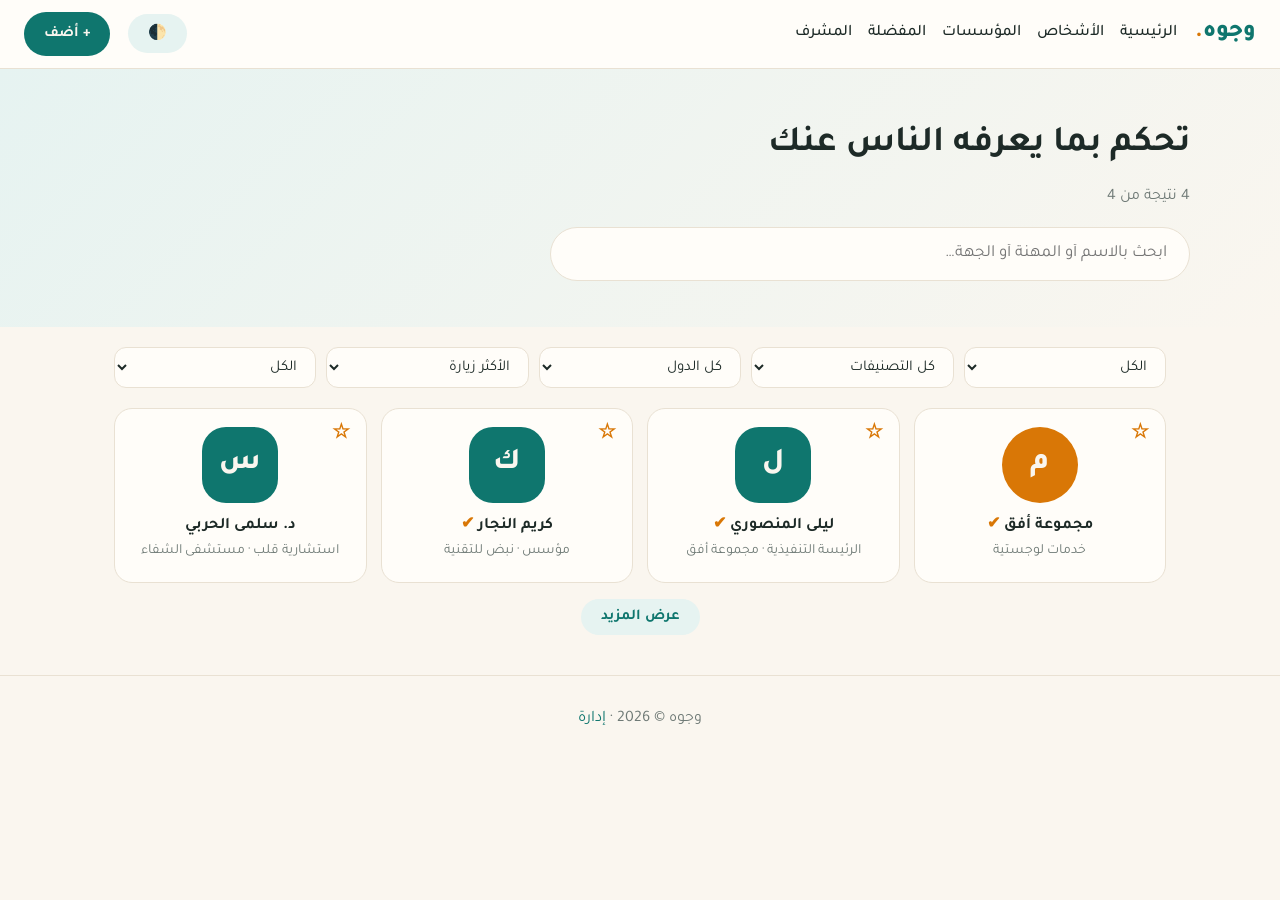
<file: index.html>
<!DOCTYPE html>
<html lang="ar" dir="rtl"><head><meta charset="utf-8">
<meta name="viewport" content="width=device-width,initial-scale=1">
<title>وجوه | دليل الشخصيات والمؤسسات</title>
<link href="https://fonts.googleapis.com/css2?family=Tajawal:wght@400;500;700;800&display=swap" rel="stylesheet">
<link rel="stylesheet" href="style.css"></head>
<body>
<div class="hero"><div class="wrap"><h1>تحكم بما يعرفه الناس عنك</h1><p id="cnt"></p>
<input id="q" placeholder="ابحث بالاسم أو المهنة أو الجهة…" oninput="reset()"></div></div>
<div class="wrap">
<div class="bar">
<select id="type" onchange="reset()"><option value="">الكل</option><option value="p">الأشخاص</option><option value="c">المؤسسات</option></select>
<select id="cat" onchange="reset()"></select>
<select id="country" onchange="reset()"></select>
<select id="sort" onchange="reset()"><option value="views">الأكثر زيارة</option><option value="new">الأحدث</option><option value="name">الاسم</option></select>
<select id="ver" onchange="reset()"><option value="">الكل</option><option value="1">الموثقون فقط</option></select>
</div>
<div class="grid" id="all"></div>
<p style="text-align:center"><button id="more" class="g" onclick="PAGE++;draw()">عرض المزيد</button></p>
</div>
<script src="app.js"></script>
<script>
var PAGE=1,SIZE=12,P=load(),$=function(i){return document.getElementById(i)},U=new URLSearchParams(location.search);
$("cat").innerHTML='<option value="">كل التصنيفات</option>'+CATS.map(function(c){return "<option>"+c+"</option>"}).join("");
var cs=[];P.forEach(function(p){if(p.country&&cs.indexOf(p.country)<0)cs.push(p.country)});
$("country").innerHTML='<option value="">كل الدول</option>'+cs.map(function(c){return "<option>"+esc(c)+"</option>"}).join("");
if(U.get("type"))$("type").value=U.get("type");
function reset(){PAGE=1;draw()}
function draw(){
 var q=$("q").value.trim().toLowerCase(),t=$("type").value,c=$("cat").value,k=$("country").value,v=$("ver").value,f=favs(),onlyFav=U.get("fav")=="1";
 var L=P.filter(function(p){return (!t||p.type==t)&&(!c||p.cat==c)&&(!k||p.country==k)&&(!v||p.verified)&&(!onlyFav||f.indexOf(p.id)>-1)&&(!q||[p.name,p.en,p.job,p.org,p.bio].join(" ").toLowerCase().indexOf(q)>-1)});
 var s=$("sort").value;
 L.sort(function(a,b){return s=="name"?a.name.localeCompare(b.name,"ar"):s=="new"?(b.created||0)-(a.created||0):(b.views||0)-(a.views||0)});
 $("cnt").textContent=(onlyFav?"مفضلتك: ":"")+L.length+" نتيجة من "+P.length;
 $("all").innerHTML=L.slice(0,PAGE*SIZE).map(card).join("")||'<p class="m">لا نتائج.</p>';
 $("more").hidden=L.length<=PAGE*SIZE;
}
draw();
</script></body></html>
</file>
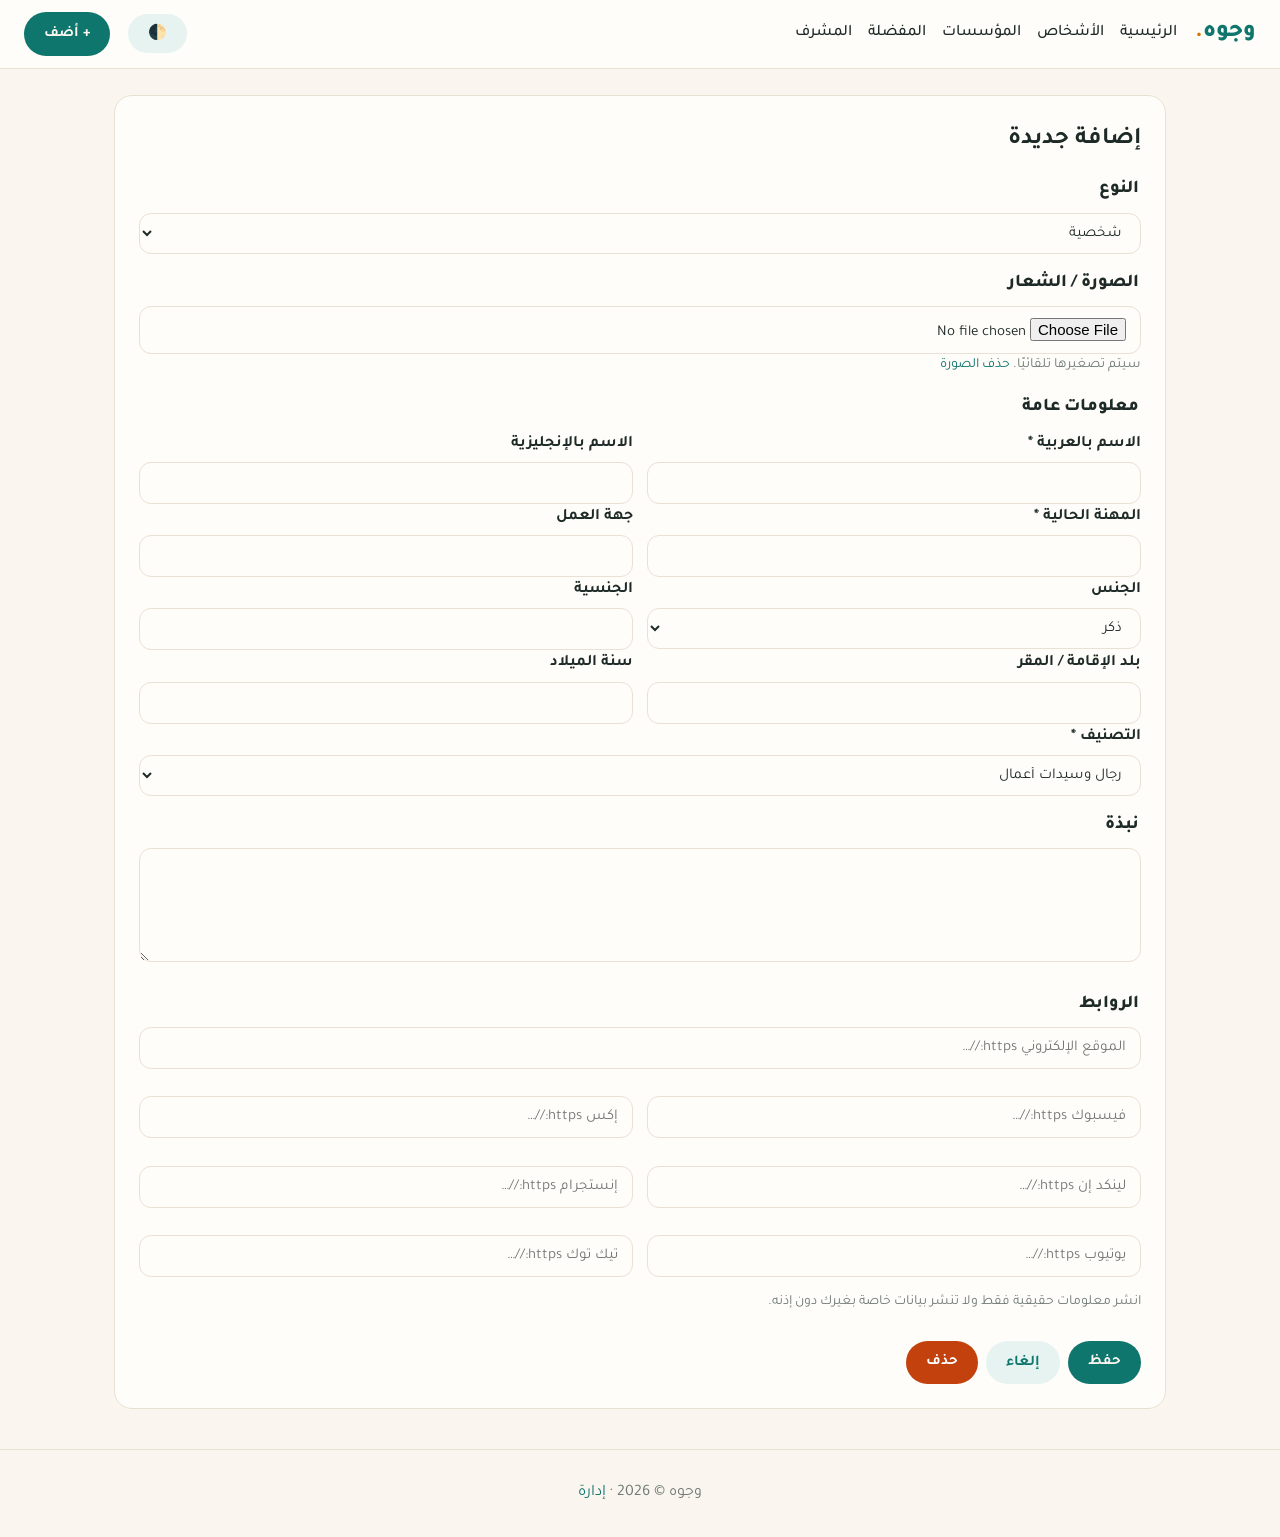
<file: add.html>
<!DOCTYPE html>
<html lang="ar" dir="rtl"><head><meta charset="utf-8">
<meta name="viewport" content="width=device-width,initial-scale=1">
<title>إضافة / تعديل</title>
<link href="https://fonts.googleapis.com/css2?family=Tajawal:wght@400;500;700;800&display=swap" rel="stylesheet">
<link rel="stylesheet" href="style.css"></head>
<body><div class="wrap">
<form id="f">
<h2 style="margin:0" id="ttl">إضافة جديدة</h2>
<fieldset><legend>النوع</legend><select id="type" onchange="ui()"><option value="p">شخصية</option><option value="c">مؤسسة</option></select></fieldset>
<fieldset><legend>الصورة / الشعار</legend><input type="file" id="photo" accept="image/png,image/jpeg"><div class="m">سيتم تصغيرها تلقائيًا. <a href="#" id="rmph">حذف الصورة</a></div></fieldset>
<fieldset><legend>معلومات عامة</legend>
<div class="two"><div><label>الاسم بالعربية *</label><input id="name" required></div><div><label>الاسم بالإنجليزية</label><input id="en"></div></div>
<div class="two"><div><label id="jl">المهنة الحالية *</label><input id="job" required></div><div id="orgw"><label>جهة العمل</label><input id="org"></div></div>
<div class="two" id="pw"><div><label>الجنس</label><select id="gender"><option>ذكر</option><option>أنثى</option></select></div><div><label>الجنسية</label><input id="nat"></div></div>
<div class="two"><div><label>بلد الإقامة / المقر</label><input id="country"></div><div><label id="yl">سنة الميلاد</label><input id="year" type="number" min="1800" max="2026"></div></div>
<div><label>التصنيف *</label><select id="cat" required></select></div>
</fieldset>
<fieldset><legend>نبذة</legend><textarea id="bio" rows="5"></textarea></fieldset>
<fieldset><legend>الروابط</legend>
<input id="site" placeholder="الموقع الإلكتروني https://…"><br><br>
<div class="two"><input id="facebook" placeholder="فيسبوك https://…"><input id="x" placeholder="إكس https://…"></div><br>
<div class="two"><input id="linkedin" placeholder="لينكد إن https://…"><input id="instagram" placeholder="إنستجرام https://…"></div><br>
<div class="two"><input id="youtube" placeholder="يوتيوب https://…"><input id="tiktok" placeholder="تيك توك https://…"></div>
</fieldset>
<div class="m" id="msg">انشر معلومات حقيقية فقط ولا تنشر بيانات خاصة بغيرك دون إذنه.</div>
<div class="acts" style="justify-content:flex-start"><button type="submit">حفظ</button><a class="btn g" href="index.html">إلغاء</a><button type="button" class="d" id="del" hidden>حذف</button></div>
</form></div>
<script src="app.js"></script>
<script>
var $=function(i){return document.getElementById(i)},id=new URLSearchParams(location.search).get("id"),cur=null,photo="";
var LK=["facebook","x","linkedin","instagram","youtube","tiktok"];
$("cat").innerHTML=CATS.map(function(c){return "<option>"+c+"</option>"}).join("");
function ui(){var p=$("type").value=="p";$("pw").hidden=!p;$("orgw").hidden=!p;$("jl").textContent=p?"المهنة الحالية *":"نشاط المؤسسة *";$("yl").textContent=p?"سنة الميلاد":"سنة التأسيس"}
if(id){cur=store.get(id);if(cur){$("ttl").textContent="تعديل: "+cur.name;$("del").hidden=false;photo=cur.photo||"";
 ["type","name","en","job","org","gender","nat","country","year","cat","bio","site"].forEach(function(k){if(cur[k]!=null&&$(k))$(k).value=cur[k]});
 LK.forEach(function(k){if(cur.links&&cur.links[k])$(k).value=cur.links[k]})}}
ui();
$("rmph").onclick=function(e){e.preventDefault();photo=""};
$("photo").onchange=function(e){var f=e.target.files[0];if(!f)return;var r=new FileReader();r.onload=function(){var i=new Image();i.onload=function(){var s=Math.min(300/Math.max(i.width,i.height),1),c=document.createElement("canvas");c.width=i.width*s;c.height=i.height*s;c.getContext("2d").drawImage(i,0,0,c.width,c.height);photo=c.toDataURL("image/jpeg",.8)};i.src=r.result};r.readAsDataURL(f)};
$("del").onclick=function(){if(confirm("حذف نهائي؟")){store.del(id);location.href="index.html"}};
$("f").onsubmit=function(e){e.preventDefault();
 var v=function(i){return $(i).value.trim()},links={},bad=false;
 LK.concat(["site"]).forEach(function(k){var l=v(k);if(l&&!/^https?:\/\//i.test(l))bad=true});
 if(bad){$("msg").textContent="كل الروابط لازم تبدأ بـ https://";return}
 LK.forEach(function(k){if(v(k))links[k]=v(k)});
 var o=Object.assign({},cur||{},{id:cur?cur.id:String(Date.now()),type:v("type"),name:v("name"),en:v("en"),job:v("job"),org:v("org"),gender:v("gender"),nat:v("nat"),country:v("country"),year:v("year"),cat:v("cat"),bio:v("bio"),site:v("site"),links:links,photo:photo});
 if(!cur){o.verified=false;o.views=0;o.created=Date.now();o.reports=0}
 try{store.put(o);location.href="profile.html?id="+o.id}catch(err){$("msg").textContent="المساحة ممتلئة، جرّب صورة أصغر."}};
</script></body></html>
</file>
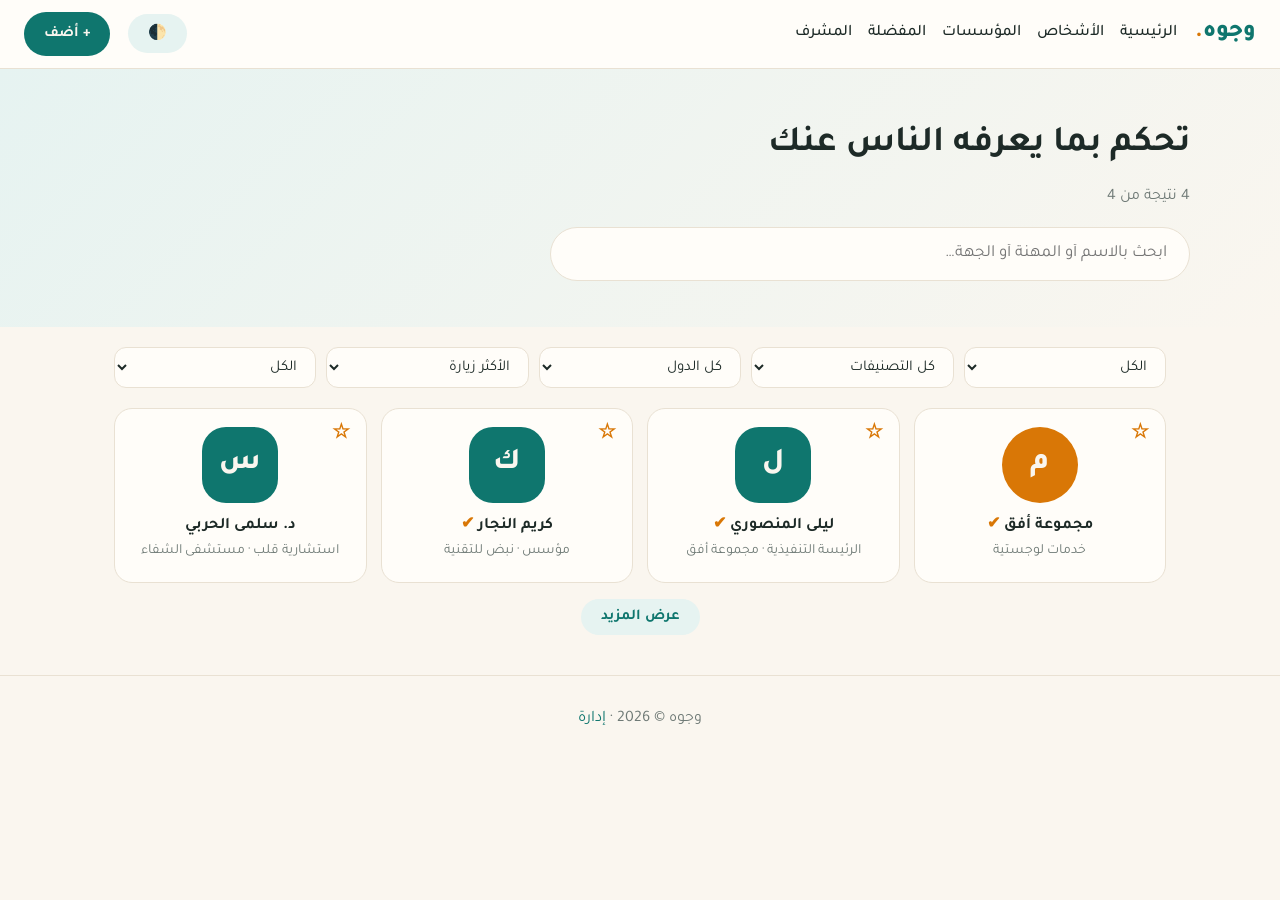
<file: admin.html>
<!DOCTYPE html>
<html lang="ar" dir="rtl"><head><meta charset="utf-8">
<meta name="viewport" content="width=device-width,initial-scale=1">
<title>لوحة المشرف</title>
<link href="https://fonts.googleapis.com/css2?family=Tajawal:wght@400;500;700;800&display=swap" rel="stylesheet">
<link rel="stylesheet" href="style.css"></head>
<body><div class="wrap" id="app"></div>
<script src="app.js"></script>
<script>
var a=document.getElementById("app");
if(sessionStorage.getItem("adm")!="1"){var p=prompt("رمز المشرف");if(p===ADMIN_PIN)sessionStorage.setItem("adm","1");else location.href="index.html"}
function toggleV(id){var o=store.get(id);o.verified=!o.verified;store.put(o);draw()}
function rm(id){if(confirm("حذف؟")){store.del(id);draw()}}
function clr(id){var o=store.get(id);o.reports=0;store.put(o);draw()}
function exp(){var b=new Blob([JSON.stringify(store.all(),null,1)],{type:"application/json"}),l=document.createElement("a");l.href=URL.createObjectURL(b);l.download="wajh-backup.json";l.click()}
function imp(e){var f=e.target.files[0];if(!f)return;var r=new FileReader();r.onload=function(){try{var d=JSON.parse(r.result);if(!Array.isArray(d))throw 0;store.save(d);draw()}catch(x){alert("ملف غير صالح")}};r.readAsText(f)}
function reset(){if(confirm("مسح كل البيانات والرجوع للبيانات التجريبية؟")){localStorage.removeItem(KEY);draw()}}
function draw(){var L=store.all().sort(function(x,y){return (y.reports||0)-(x.reports||0)});
 a.innerHTML='<h2 class="s">لوحة المشرف ('+L.length+')</h2><div class="acts" style="justify-content:flex-start"><button onclick="exp()">تصدير JSON</button><label class="btn g">استيراد<input type="file" accept=".json" hidden onchange="imp(event)"></label><button class="d" onclick="reset()">إعادة ضبط</button></div><br><div class="tw"><table><tr><th>الاسم</th><th>النوع</th><th>التصنيف</th><th>زيارات</th><th>بلاغات</th><th>توثيق</th><th></th></tr>'+
 L.map(function(o){return '<tr><td><a href="profile.html?id='+encodeURIComponent(o.id)+'">'+esc(o.name)+'</a></td><td>'+(o.type=="c"?"مؤسسة":"شخص")+'</td><td>'+esc(o.cat)+'</td><td>'+(o.views||0)+'</td><td>'+(o.reports||0)+((o.reports||0)?' <a href="#" onclick="clr(\''+o.id+'\');return false">تصفير</a>':'')+'</td><td><button class="g" onclick="toggleV(\''+o.id+'\')">'+(o.verified?"إلغاء ✔":"توثيق")+'</button></td><td><a href="add.html?id='+encodeURIComponent(o.id)+'">تعديل</a> · <a href="#" onclick="rm(\''+o.id+'\');return false">حذف</a></td></tr>'}).join("")+'</table></div>';
}
draw();
</script></body></html>
</file>
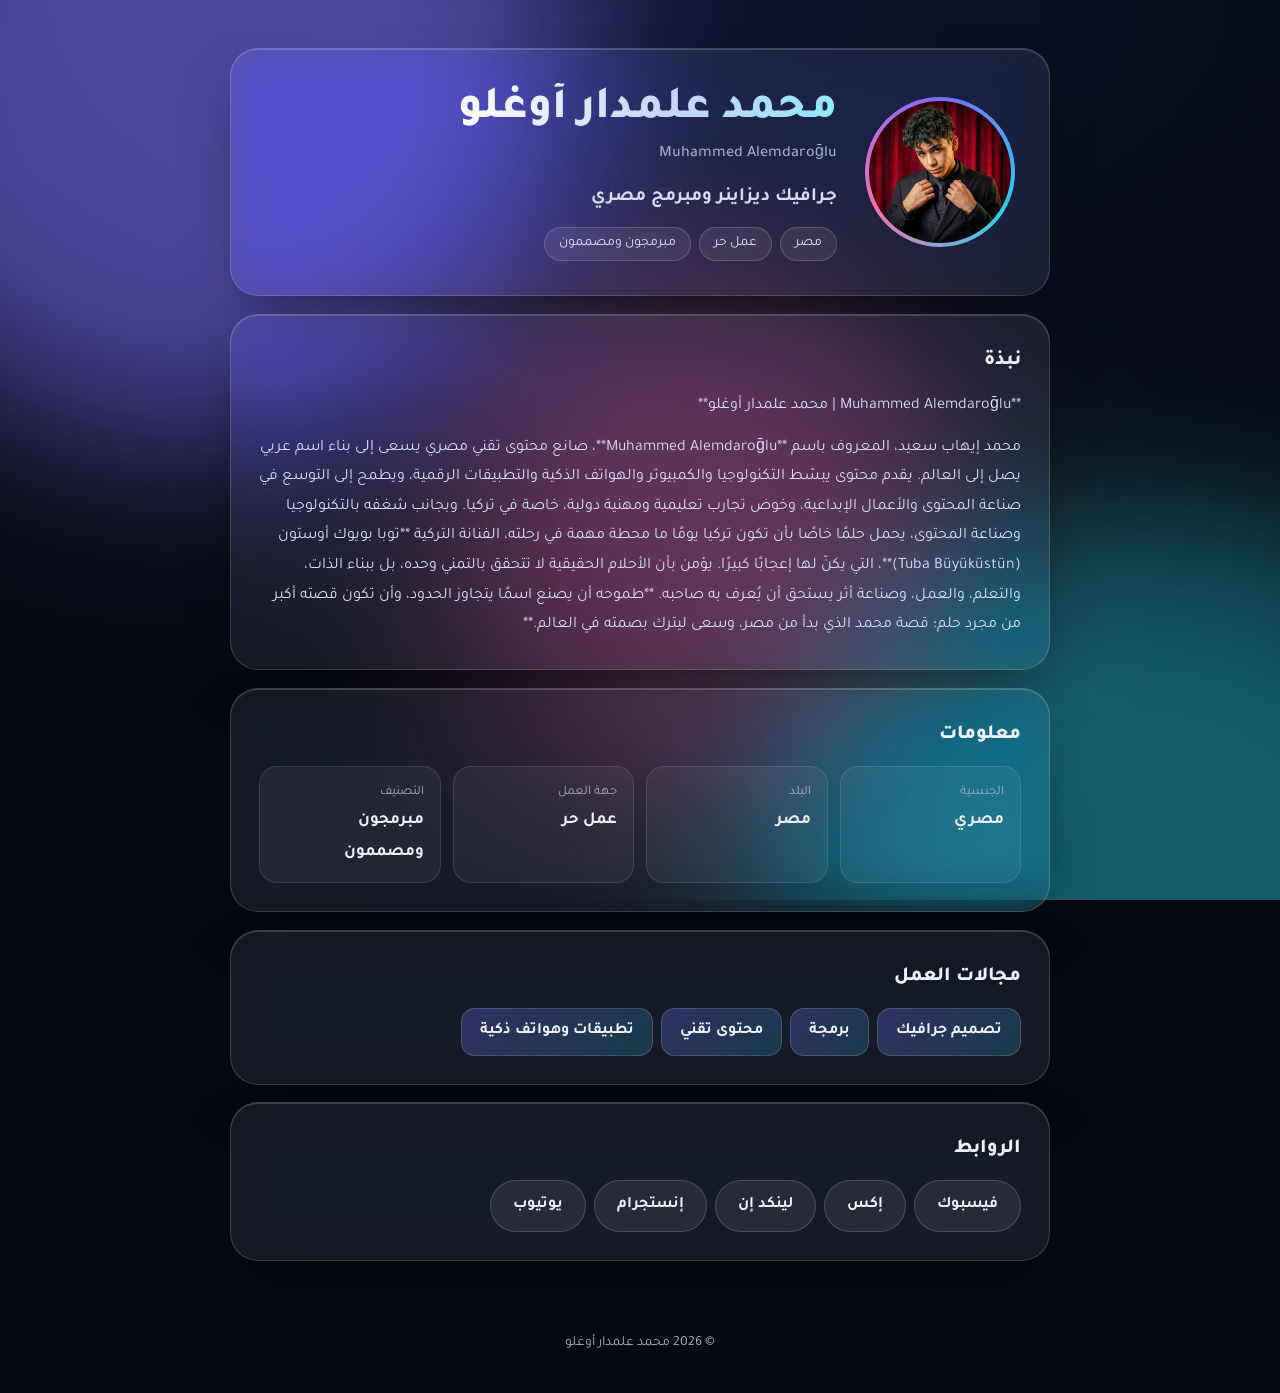
<file: mohamed.html>
<!DOCTYPE html>
<html lang="ar" dir="rtl">
<head>
<meta charset="utf-8">
<meta name="viewport" content="width=device-width, initial-scale=1, viewport-fit=cover">
<title>محمد علمدار أوغلو | جرافيك ديزاينر ومبرمج مصري</title>
<meta name="description" content="محمد علمدار أوغلو (Muhammed Alemdaroğlu): جرافيك ديزاينر ومبرمج مصري من مصر. **Muhammed Alemdaroğlu | محمد علمدار أوغلو**">
<link rel="canonical" href="https://mohamedehabsaidtageldeen2-hash.github.io/wajh/mohamed.html">
<meta property="og:url" content="https://mohamedehabsaidtageldeen2-hash.github.io/wajh/mohamed.html">
<meta property="og:type" content="profile">
<meta property="og:title" content="محمد علمدار أوغلو | جرافيك ديزاينر ومبرمج مصري">
<meta property="og:description" content="محمد علمدار أوغلو (Muhammed Alemdaroğlu): جرافيك ديزاينر ومبرمج مصري من مصر. **Muhammed Alemdaroğlu | محمد علمدار أوغلو**">
<script type="application/ld+json">{"@context":"https://schema.org","@type":"Person","name":"محمد علمدار أوغلو","alternateName":["Muhammed Alemdaroğlu","محمد إيهاب"],"jobTitle":"جرافيك ديزاينر ومبرمج مصري","nationality":"مصري","url":"https://mohamedehabsaidtageldeen2-hash.github.io/wajh/mohamed.html","sameAs":["https://www.facebook.com/MuhammedAlemdaroglu.Official","https://x.com/Hammo_TaG","https://linkedin.com/in/muhammed-alemdaro%C4%9Flu-30b2163a3","https://instagram.com/hammo_tag","https://www.youtube.com/@Muhammed_Alemdaro%C4%9Flu"]}</script>
<link href="https://fonts.googleapis.com/css2?family=Tajawal:wght@400;500;700;800&display=swap" rel="stylesheet">
<style>:root{--night:#060912;--ink:#eef2ff;--mut:#a3adc8;--glass:rgba(255,255,255,.07);--edge:rgba(255,255,255,.16);--a:#7c6cff;--b:#22d3ee;--c:#f472b6;color-scheme:dark;box-sizing:border-box;padding-top:env(safe-area-inset-top,0px);padding-bottom:env(safe-area-inset-bottom,0px)}*{box-sizing:border-box}body{margin:0;min-height:100vh;background:var(--night);color:var(--ink);font-family:Tajawal,Tahoma,sans-serif;line-height:1.85;overflow-x:hidden}.aurora{position:fixed;inset:0;z-index:-1;overflow:hidden;background:radial-gradient(120% 80% at 50% 0%,#0d1430,var(--night) 70%)}.aurora i{position:absolute;width:60vmax;height:60vmax;border-radius:50%;filter:blur(90px);opacity:.55;mix-blend-mode:screen}.aurora i:nth-child(1){background:var(--a);top:-25vmax;inset-inline-end:-15vmax;animation:d1 22s ease-in-out infinite alternate}.aurora i:nth-child(2){background:var(--b);bottom:-30vmax;inset-inline-start:-20vmax;opacity:.4;animation:d2 26s ease-in-out infinite alternate}.aurora i:nth-child(3){background:var(--c);top:30vh;inset-inline-start:25vw;width:40vmax;height:40vmax;opacity:.28;animation:d3 30s ease-in-out infinite alternate}@keyframes d1{to{transform:translate(-14vmax,16vmax) scale(1.15)}}@keyframes d2{to{transform:translate(18vmax,-12vmax) scale(1.2)}}@keyframes d3{to{transform:translate(-10vmax,-14vmax) scale(.85)}}main{max-width:860px;margin:0 auto;padding:48px 20px 70px;display:grid;gap:18px}.glass{background:var(--glass);border:1px solid var(--edge);border-radius:28px;padding:28px;backdrop-filter:blur(22px) saturate(160%);-webkit-backdrop-filter:blur(22px) saturate(160%);box-shadow:inset 0 1px 0 rgba(255,255,255,.18),0 24px 60px -24px rgba(0,0,0,.6);animation:rise .9s cubic-bezier(.2,.7,.2,1) both}.glass:nth-child(2){animation-delay:.12s}.glass:nth-child(3){animation-delay:.22s}.glass:nth-child(4){animation-delay:.32s}.glass:nth-child(5){animation-delay:.42s}@keyframes rise{from{opacity:0;transform:translateY(26px) scale(.98);filter:blur(6px)}}.hero{display:flex;gap:28px;align-items:center;padding:34px}.ring{flex:none;width:150px;height:150px;border-radius:50%;padding:4px;background:conic-gradient(from 0deg,var(--a),var(--b),var(--c),var(--a));animation:spin 8s linear infinite}.ring>div{width:100%;height:100%;border-radius:50%;background:var(--night);display:grid;place-items:center;overflow:hidden;animation:spin 8s linear infinite reverse;font-size:56px;font-weight:800}.ring img{width:100%;height:100%;object-fit:cover}@keyframes spin{to{transform:rotate(360deg)}}h1{margin:0;font-size:clamp(30px,5vw,46px);line-height:1.2;font-weight:800;background:linear-gradient(100deg,#fff,#c9d4ff 55%,#8fe9ff);-webkit-background-clip:text;background-clip:text;color:transparent}.en{color:var(--mut);margin:2px 0 10px;direction:ltr;text-align:right;font-weight:500}.role{font-size:19px;font-weight:700;margin:0 0 12px}.tags,.skills,.links{display:flex;flex-wrap:wrap;gap:8px}.tag{padding:3px 14px;border-radius:999px;background:rgba(255,255,255,.08);border:1px solid var(--edge);font-size:14px;color:#dbe3ff}h2{margin:0 0 12px;font-size:20px;font-weight:800}p{margin:0 0 12px;color:#d7defa}p:last-child{margin:0}.facts{display:grid;grid-template-columns:repeat(auto-fit,minmax(170px,1fr));gap:12px}.fact{padding:14px 16px;border-radius:18px;background:rgba(255,255,255,.05);border:1px solid rgba(255,255,255,.1)}.fact small{display:block;color:var(--mut);font-size:13px}.fact b{font-size:17px}.skill{padding:8px 18px;border-radius:14px;background:linear-gradient(135deg,rgba(124,108,255,.28),rgba(34,211,238,.18));border:1px solid var(--edge);font-weight:700}.links a{color:var(--ink);text-decoration:none;padding:10px 22px;border-radius:999px;background:rgba(255,255,255,.08);border:1px solid var(--edge);font-weight:700;transition:transform .2s,background .2s,box-shadow .2s}.links a:hover,.links a:focus-visible{transform:translateY(-2px);background:rgba(255,255,255,.16);box-shadow:0 10px 30px -10px var(--a);outline:2px solid var(--b);outline-offset:3px}footer{text-align:center;color:var(--mut);font-size:14px;padding:0 20px 36px}@media(max-width:640px){.hero{flex-direction:column;text-align:center}.en{text-align:center}.tags{justify-content:center}.glass{padding:22px;border-radius:24px}}@media(prefers-reduced-motion:reduce){*,.aurora i{animation:none!important}}@supports not (backdrop-filter:blur(1px)){.glass{background:rgba(20,26,50,.85)}}</style>
</head>
<body>
<div class="aurora" aria-hidden="true"><i></i><i></i><i></i></div>
<main>
<section class="glass hero">
<div class="ring"><div><img src="[data-uri]" alt="محمد علمدار أوغلو"></div></div>
<div>
<h1>محمد علمدار أوغلو</h1>
<div class="en">Muhammed Alemdaroğlu</div>
<p class="role">جرافيك ديزاينر ومبرمج مصري</p>
<div class="tags"><span class="tag">مصر</span><span class="tag">عمل حر</span><span class="tag">مبرمجون ومصممون</span></div>
</div>
</section>
<section class="glass">
<h2>نبذة</h2>
<p>**Muhammed Alemdaroğlu | محمد علمدار أوغلو**</p>
<p>محمد إيهاب سعيد، المعروف باسم **Muhammed Alemdaroğlu**، صانع محتوى تقني مصري يسعى إلى بناء اسم عربي يصل إلى العالم. يقدم محتوى يبسّط التكنولوجيا والكمبيوتر والهواتف الذكية والتطبيقات الرقمية، ويطمح إلى التوسع في صناعة المحتوى والأعمال الإبداعية، وخوض تجارب تعليمية ومهنية دولية، خاصة في تركيا. وبجانب شغفه بالتكنولوجيا وصناعة المحتوى، يحمل حلمًا خاصًا بأن تكون تركيا يومًا ما محطة مهمة في رحلته، الفنانة التركية **توبا بويوك أوستون (Tuba Büyüküstün)**، التي يكنّ لها إعجابًا كبيرًا. يؤمن بأن الأحلام الحقيقية لا تتحقق بالتمني وحده، بل ببناء الذات، والتعلم، والعمل، وصناعة أثر يستحق أن يُعرف به صاحبه. **طموحه أن يصنع اسمًا يتجاوز الحدود، وأن تكون قصته أكبر من مجرد حلم؛ قصة محمد الذي بدأ من مصر، وسعى ليترك بصمته في العالم.**</p>
</section>
<section class="glass">
<h2>معلومات</h2>
<div class="facts"><div class="fact"><small>الجنسية</small><b>مصري</b></div><div class="fact"><small>البلد</small><b>مصر</b></div><div class="fact"><small>جهة العمل</small><b>عمل حر</b></div><div class="fact"><small>التصنيف</small><b>مبرمجون ومصممون</b></div></div>
</section>
<section class="glass">
<h2>مجالات العمل</h2>
<div class="skills"><span class="skill">تصميم جرافيك</span><span class="skill">برمجة</span><span class="skill">محتوى تقني</span><span class="skill">تطبيقات وهواتف ذكية</span></div>
</section>
<section class="glass">
<h2>الروابط</h2>
<div class="links"><a href="https://www.facebook.com/MuhammedAlemdaroglu.Official" rel="me noopener noreferrer" target="_blank">فيسبوك</a><a href="https://x.com/Hammo_TaG" rel="me noopener noreferrer" target="_blank">إكس</a><a href="https://linkedin.com/in/muhammed-alemdaro%C4%9Flu-30b2163a3" rel="me noopener noreferrer" target="_blank">لينكد إن</a><a href="https://instagram.com/hammo_tag" rel="me noopener noreferrer" target="_blank">إنستجرام</a><a href="https://www.youtube.com/@Muhammed_Alemdaro%C4%9Flu" rel="me noopener noreferrer" target="_blank">يوتيوب</a></div>
</section>
</main>
<footer>© 2026 محمد علمدار أوغلو</footer>
</body>
</html>
</file>
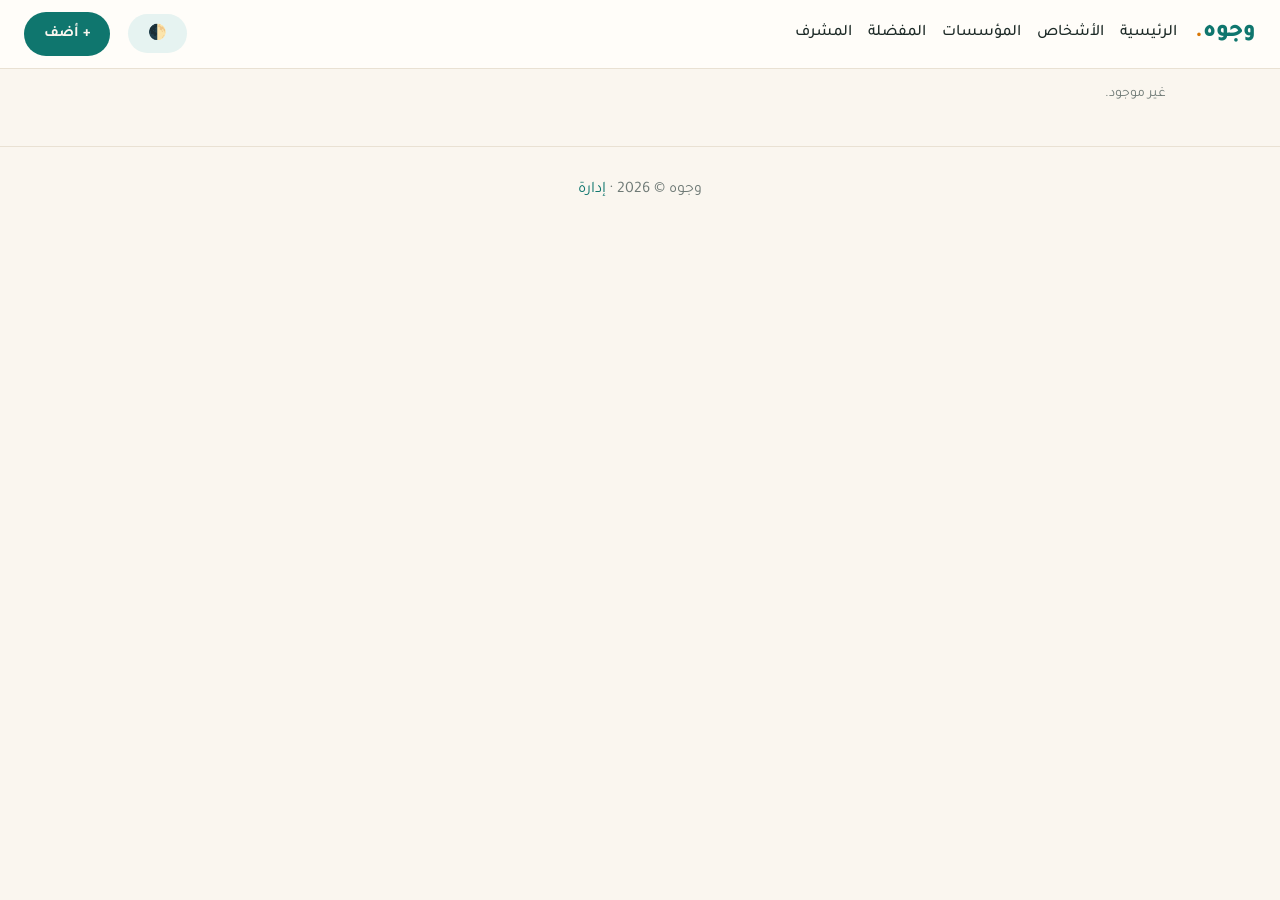
<file: profile.html>
<!DOCTYPE html>
<html lang="ar" dir="rtl"><head><meta charset="utf-8">
<meta name="viewport" content="width=device-width,initial-scale=1">
<title>بروفايل</title>
<link href="https://fonts.googleapis.com/css2?family=Tajawal:wght@400;500;700;800&display=swap" rel="stylesheet">
<link rel="stylesheet" href="style.css"></head>
<body><div class="wrap" id="app"></div>
<script src="app.js"></script>
<script>
var id=new URLSearchParams(location.search).get("id"),p=store.get(id),a=document.getElementById("app");
var N={facebook:"فيسبوك",x:"إكس",linkedin:"لينكد إن",instagram:"إنستجرام",youtube:"يوتيوب",tiktok:"تيك توك"};
function report(){if(confirm("الإبلاغ عن هذا الملف؟")){p.reports=(p.reports||0)+1;store.put(p);alert("تم إرسال البلاغ للمشرف")}}
function share(){var u=location.href;if(navigator.clipboard)navigator.clipboard.writeText(u).then(function(){alert("تم نسخ الرابط")});else prompt("انسخ الرابط",u)}
function draw(){
 var isP=p.type=="p",all=store.all();
 var lk=Object.keys(p.links||{}).map(function(k){return '<a class="chip" href="'+esc(safeUrl(p.links[k]))+'" target="_blank" rel="noopener noreferrer">'+(N[k]||k)+'</a>'}).join("");
 var staff=!isP?all.filter(function(x){return x.type=="p"&&x.org==p.name}):[];
 var rel=all.filter(function(x){return x.id!=p.id&&x.cat==p.cat}).slice(0,4);
 var f=favs().indexOf(p.id)>-1;
 a.innerHTML='<div class="pf"><div class="side"><div class="av'+(isP?"":" co")+'">'+av(p)+'</div><h2 style="margin:0">'+esc(p.name)+(p.verified?' <span class="vb" title="موثق">✔</span>':'')+'</h2><div class="m">'+esc(p.en)+'</div><p>'+esc(p.job)+'</p><span class="chip">'+esc(p.country)+'</span><span class="chip">'+esc(p.cat)+'</span><div class="m">👁 '+(p.views||0)+' زيارة</div>'+
 '<div class="acts"><button onclick="share()">مشاركة</button><button class="g" onclick="toggleFav(p.id)">'+(f?"★ مفضلة":"☆ مفضلة")+'</button><button class="g" onclick="print()">طباعة</button><a class="btn g" href="add.html?id='+encodeURIComponent(p.id)+'">تعديل</a><button class="g" onclick="report()">إبلاغ</button></div></div><div>'+
 '<div class="box"><h3>معلومات</h3><p>'+(isP?'الجنسية: '+esc(p.nat)+'<br>':'')+'البلد: '+esc(p.country)+(p.year?'<br>'+(isP?'سنة الميلاد: ':'سنة التأسيس: ')+esc(p.year):'')+(p.org?'<br>جهة العمل: '+esc(p.org):'')+'</p></div>'+
 '<div class="box"><h3>'+(isP?"السيرة":"نبذة")+'</h3><p>'+esc(p.bio||"لا توجد نبذة بعد.")+'</p></div>'+
 ((lk||p.site)?'<div class="box"><h3>الروابط</h3>'+(p.site?'<a class="chip" href="'+esc(safeUrl(p.site))+'" target="_blank" rel="noopener noreferrer">الموقع</a>':'')+lk+'</div>':'')+
 (staff.length?'<div class="box"><h3>الأشخاص</h3><div class="grid">'+staff.map(card).join("")+'</div></div>':'')+
 (rel.length?'<div class="box"><h3>ذات صلة</h3><div class="grid">'+rel.map(card).join("")+'</div></div>':'')+'</div></div>';
}
window.draw=draw;
if(!p){a.innerHTML='<p class="m">غير موجود.</p>'}else{document.title=p.name;p.views=(p.views||0)+1;store.put(p);draw()}
</script></body></html>
</file>
<file: style.css>
:root{--bg:#faf6ef;--card:#fffdf9;--tx:#1d2a27;--mut:#6f7a76;--pri:#0f766e;--acc:#d97706;--bd:#e9e1d3;--soft:#e6f3f1;--red:#c2410c}
[data-theme=dark]{--bg:#10171a;--card:#172125;--tx:#ecf2f0;--mut:#93a4a0;--pri:#4fd1c5;--acc:#fbbf24;--bd:#27363a;--soft:#183235;--red:#fb923c}
*{box-sizing:border-box}
body{margin:0;background:var(--bg);color:var(--tx);font-family:Tajawal,Tahoma,sans-serif;line-height:1.7}
a{color:var(--pri);text-decoration:none}
header{background:var(--card);border-bottom:1px solid var(--bd);padding:12px 24px;display:flex;gap:18px;align-items:center;position:sticky;top:0;z-index:5;flex-wrap:wrap}
.logo{font-weight:800;font-size:24px}.logo b{color:var(--acc)}
nav{display:flex;gap:16px;flex:1;flex-wrap:wrap}nav a{color:var(--tx);font-weight:500}
.btn,button{font-family:inherit;cursor:pointer;border:0;border-radius:999px;padding:9px 20px;background:var(--pri);color:var(--bg);font-weight:700;font-size:15px;display:inline-block}
.btn.g,button.g{background:var(--soft);color:var(--pri)}
button.d{background:var(--red);color:#fff}
input,select,textarea{font-family:inherit;font-size:15px;padding:11px 14px;border:1px solid var(--bd);border-radius:12px;background:var(--card);color:var(--tx);width:100%}
.hero{padding:46px 24px;background:linear-gradient(135deg,var(--soft),var(--bg))}
.wrap{max-width:1100px;margin:auto;padding:0 24px}.hero .wrap{padding:0}
.hero h1{font-size:36px;margin:0 0 8px}.hero p{color:var(--mut);margin:0 0 16px}
.hero input{max-width:640px;border-radius:999px;padding:16px 22px;font-size:17px}
h2.s{margin:30px 0 12px;font-size:22px}
.bar{display:grid;grid-template-columns:repeat(auto-fit,minmax(150px,1fr));gap:10px;margin:20px 0}
.grid{display:grid;grid-template-columns:repeat(auto-fill,minmax(200px,1fr));gap:14px}
.card{background:var(--card);border:1px solid var(--bd);border-radius:18px;padding:18px;text-align:center;position:relative}
.card a{color:var(--tx);display:block}
.card:hover{transform:translateY(-3px)}
.fav{position:absolute;top:8px;inset-inline-start:8px;background:none;color:var(--acc);padding:2px 8px;font-size:20px}
.av{width:76px;height:76px;border-radius:24px;background:var(--pri);color:var(--bg);display:flex;align-items:center;justify-content:center;font-size:30px;font-weight:800;margin:0 auto 10px;overflow:hidden}
.av.co{border-radius:50%;background:var(--acc)}.av img{width:100%;height:100%;object-fit:cover}
.m{color:var(--mut);font-size:14px}.vb{color:var(--acc)}
.pf{display:grid;grid-template-columns:260px 1fr;gap:26px;margin:26px 0}
.side,.box{background:var(--card);border:1px solid var(--bd);border-radius:18px;padding:20px;margin-bottom:16px}
.side{text-align:center;align-self:start}.side .av{width:120px;height:120px;font-size:50px}
.chip{display:inline-block;background:var(--soft);color:var(--pri);border-radius:999px;padding:2px 12px;font-size:13px;margin:3px}
.acts{display:flex;gap:8px;flex-wrap:wrap;justify-content:center;margin-top:12px}
form{background:var(--card);border:1px solid var(--bd);border-radius:18px;padding:24px;margin:26px 0;display:grid;gap:14px}
.two{display:grid;grid-template-columns:1fr 1fr;gap:14px}
label{font-weight:700;display:block;margin-bottom:4px}
fieldset{border:0;padding:0;margin:0}legend{font-weight:800;font-size:18px;margin-bottom:8px}
table{width:100%;border-collapse:collapse;background:var(--card);border-radius:12px;overflow:hidden}
td,th{padding:10px;border-bottom:1px solid var(--bd);text-align:right;font-size:14px}
.tw{overflow-x:auto}
footer{text-align:center;color:var(--mut);padding:30px;border-top:1px solid var(--bd);margin-top:40px}
@media(max-width:720px){.pf,.two{grid-template-columns:1fr}nav{display:none}.hero h1{font-size:28px}}
@media print{header,footer,.acts{display:none}}
</file>
